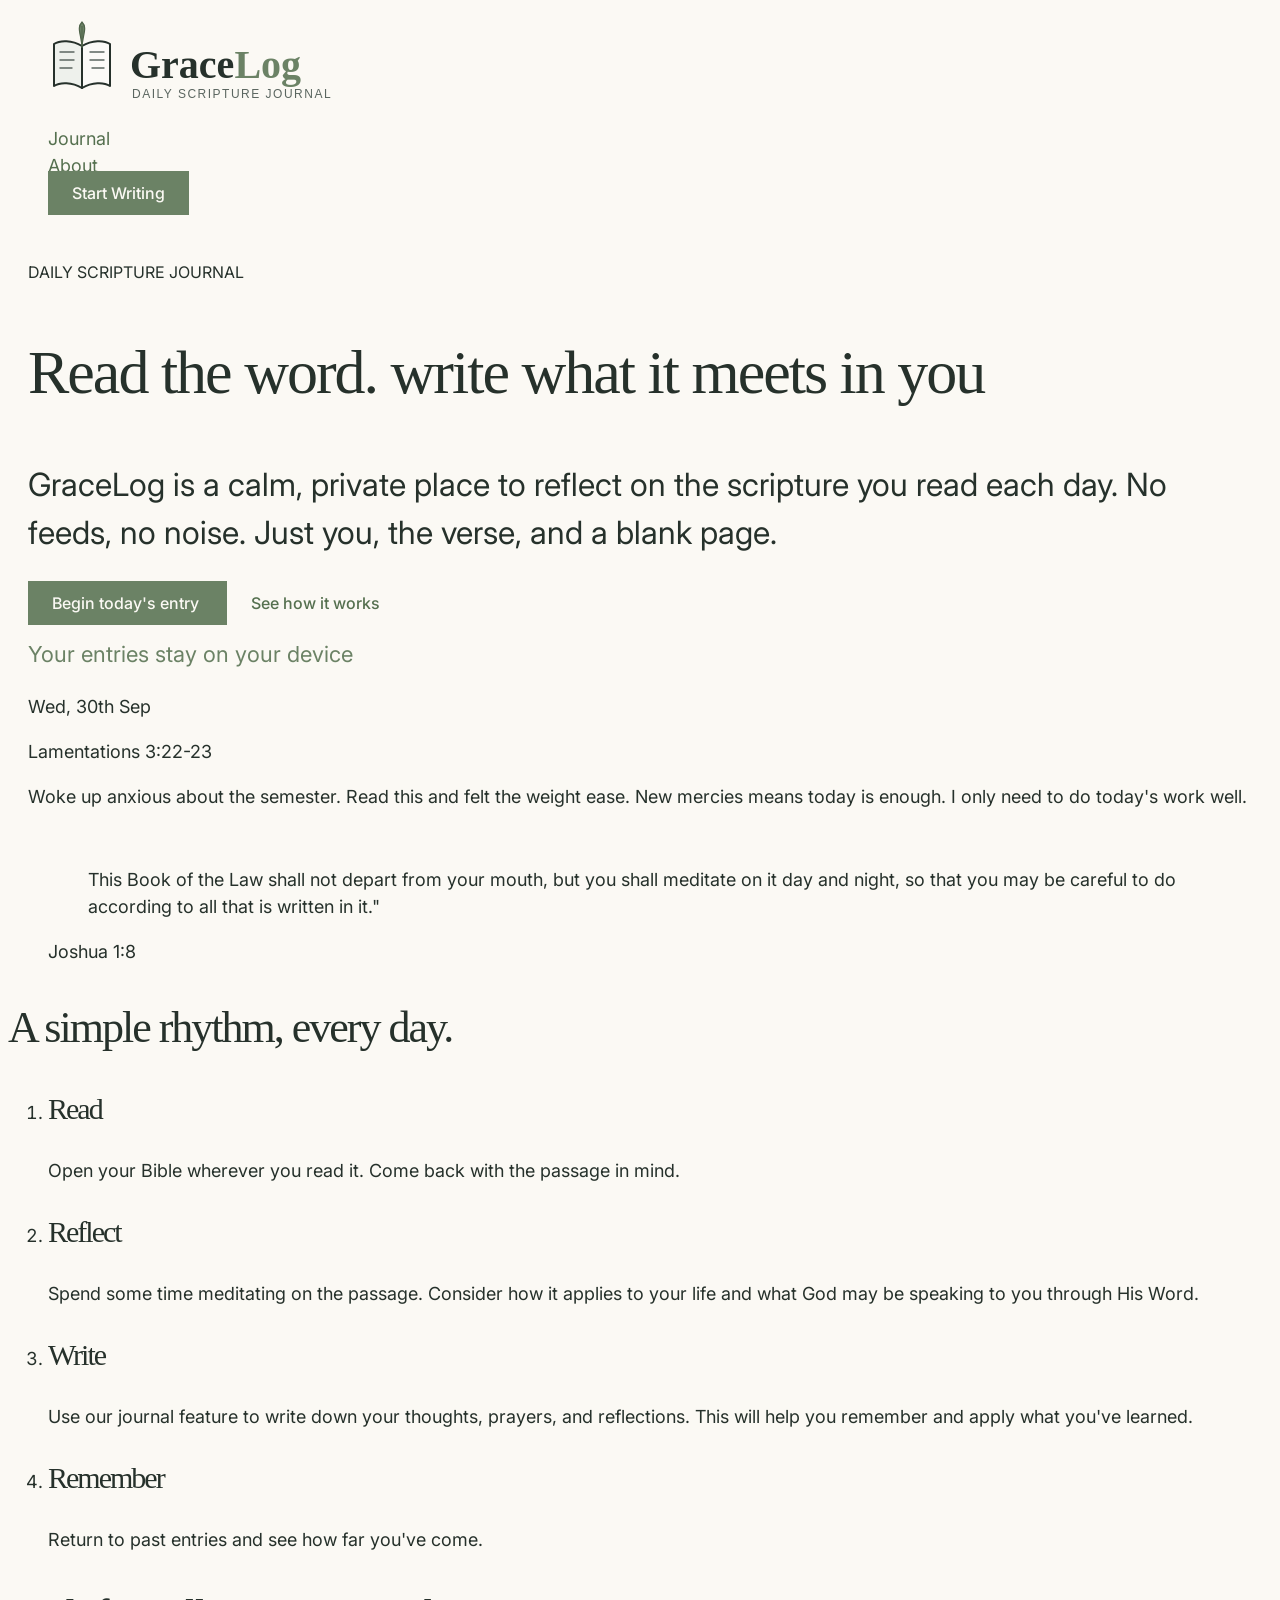
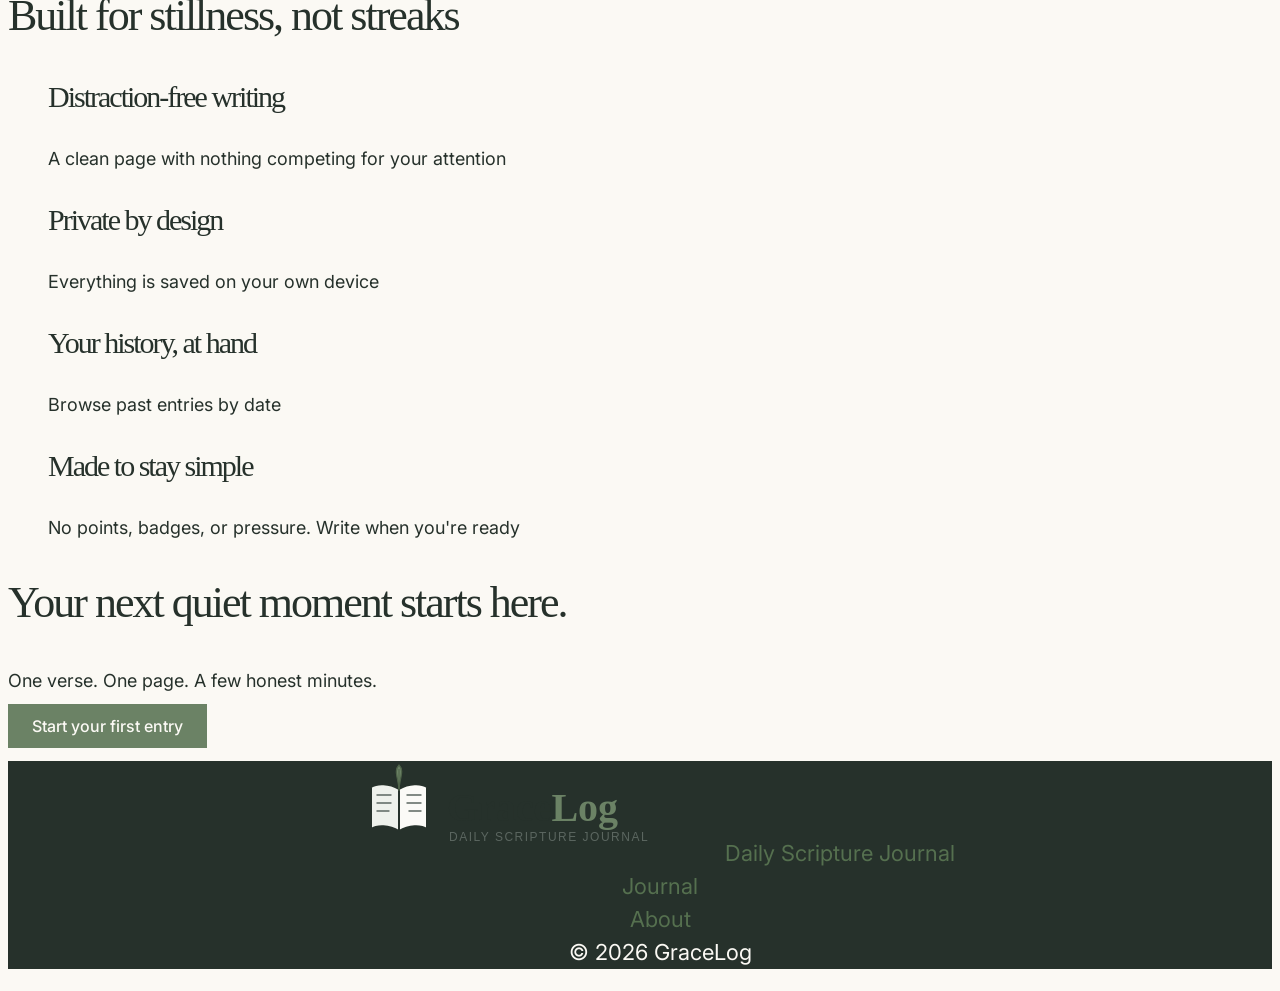
<file: index.html>
<!DOCTYPE html>
<html lang="en">
<head>
    <meta charset="UTF-8">
    <meta name="viewport" content="width=device-width, initial-scale=1.0">
    <link rel="preconnect" href="https://fonts.googleapis.com">
    <link rel="preconnect" href="https://fonts.gstatic.com" crossorigin>
    <link href="https://fonts.googleapis.com/css2?family=Inter:ital,opsz,wght@0,14..32,100..900;1,14..32,100..900&display=swap" rel="stylesheet">
    <link rel="stylesheet" href="style/style.css">
    <title>GraceLog</title>
</head>
<body>
    <header>
        <!-- NAVIGATION -->
        <nav>
            <ul>
                <li><a href="index.html"><img src="images/gracelog-logo.svg" alt="GraceLog Logo"></a></li>
                <li><a href="journal.html">Journal</a></li>
                <li><a href="about.html">About</a></li>
                <li><a href="journal.html" class="btn btn-primary">Start Writing</a></li>

            </ul>
        </nav>
    </header>
    <main>
        <!-- HERO SECTION -->
        <section class="hero">
            <div class="hero-text">
                <p class="eyebrow">DAILY SCRIPTURE JOURNAL</p>
                <h1>Read the word. write what it meets in you</h1>
                <p class="lead">GraceLog is a calm, private place to reflect on the scripture you read each day. No feeds, no noise. Just you, the verse, and a blank page.</p>
                    <div>
                        <a href="journal.html" class="btn btn-primary">Begin today's entry </a>
                        <a href="#how-it-works" class="btn btn-secondary">See how it works</a>
                    </div>
                <p class="trust-line">Your entries stay on your device</p>
            </div>
            <aside class="journal-card">
                <p>Wed,  30th Sep</p>
                <p>Lamentations 3:22-23</p>
                <p>Woke up anxious about the semester. Read this and felt the weight ease. New mercies means today is enough. I only need to do today's work well.</p>
                    
            </aside>
            
        </section>

        <section class="verse">
            <figure>
                <blockquote>
                    This Book of the Law shall not depart from your mouth, but you shall meditate on it day and night, so that you may be careful to do according to all that is written in it."
                </blockquote>
                <figcaption>Joshua 1:8</figcaption>
            </figure>
        </section>

        <section id="how-it-works">
        <div >
            <h2> A simple rhythm, every day.</h2>
            <ol>
                <li>
                    <h3 >Read</h3>
                    <p>Open your Bible wherever you read it. Come back with the passage in mind.</p>
                </li>
                <li>
                    <h3 >Reflect</h3>
                    <p>Spend some time meditating on the passage. Consider how it applies to your life and what God may be speaking to you through His Word.</p>
                </li>
                <li>
                    <h3 >Write</h3>
                    <p>Use our journal feature to write down your thoughts, prayers, and reflections. This will help you remember and apply what you've learned.</p>
                </li>
                <li>
                    <h3>Remember</h3>
                    <p>Return to past entries and see how far you've come.</p>
                </li>
            </ol>
        </div>
        </section>
        <section class="features">
        <div>
            <h2>Built for stillness, not streaks</h2>
            <ul>   
                <li><h3>Distraction-free writing</h3>
                    <p>A clean page with nothing competing for your attention</p>
                </li>
                <li><h3>Private by design</h3>
                    <p>Everything is saved on your own device</p>
                </li>
                <li><h3>Your history, at hand</h3>
                    <p>Browse past entries by date</p>
                </li>
                <li><h3>Made to stay simple</h3>
                    <p>No points, badges, or pressure. Write when you're ready</p>
                </li>
            </ul>
        </div>
        </section>
        <section class="final-cta">
            <h2>Your next quiet moment starts here.</h2>
            <p>One verse. One page. A few honest minutes.</p>
            <a class="btn btn-primary" href="journal.html">Start your first entry</a>
        </section>
        </main>
    <footer>
        <ul>
            <li><a href="index.html"><img src="images/gracelog-logo.svg" alt="GraceLog home">Daily Scripture Journal</a></li>
            <li><a href="journal.html">Journal</a></li>
            <li><a href="about.html">About</a></li>
            <li>© 2026 GraceLog</li>
        </ul>

    </footer>
</body>

</html>
</file>
<file: style/style.css>
/*--------------BODY--------------*/
body{
    font-family:'Inter', sans-serif;
    font-size:  18px; 
    font-weight: 400;
    background-color:#FBF9F4;
    color:#26312B ;
    letter-spacing: 0;
    line-height:1.5;
}

/*--------------TEXTS--------------*/
h1,h2,h3,h4{
    font-family: 'fraunces',serif;
    font-weight: 500;
    line-height: 1.2;
    letter-spacing: -2px;
}
h1{
    font-size:62px;
}
h2{
    font-size:44px;
}
h3{
    font-size:30px;
}
.lead{
    font-size: 32px;
}
.eyebrow{
    font-size:16px;
}
.trust-line{
    font-size: 22px;
    color:#6B8265;
}




/*--------------COMPONENTS--------------*/
ul{
    list-style:none;
    
}
a{
    text-decoration: none;
    color:#55704F;
}
.btn{
    text-decoration: none;
    padding: 12px 24px;
    font-size: 16px;
    font-weight:500;
}
.btn-primary{
    background-color:#6B8265;
    color:#FBF9F4;
}
.journal-card{

}

/*--------------SECTIONS--------------*/
footer{
    font-size: 22px;
    background-color:#26312B ;
    text-align: center;
    color:#FBF9F4 ;
}
.hero{
    padding:20px
}
</file>
